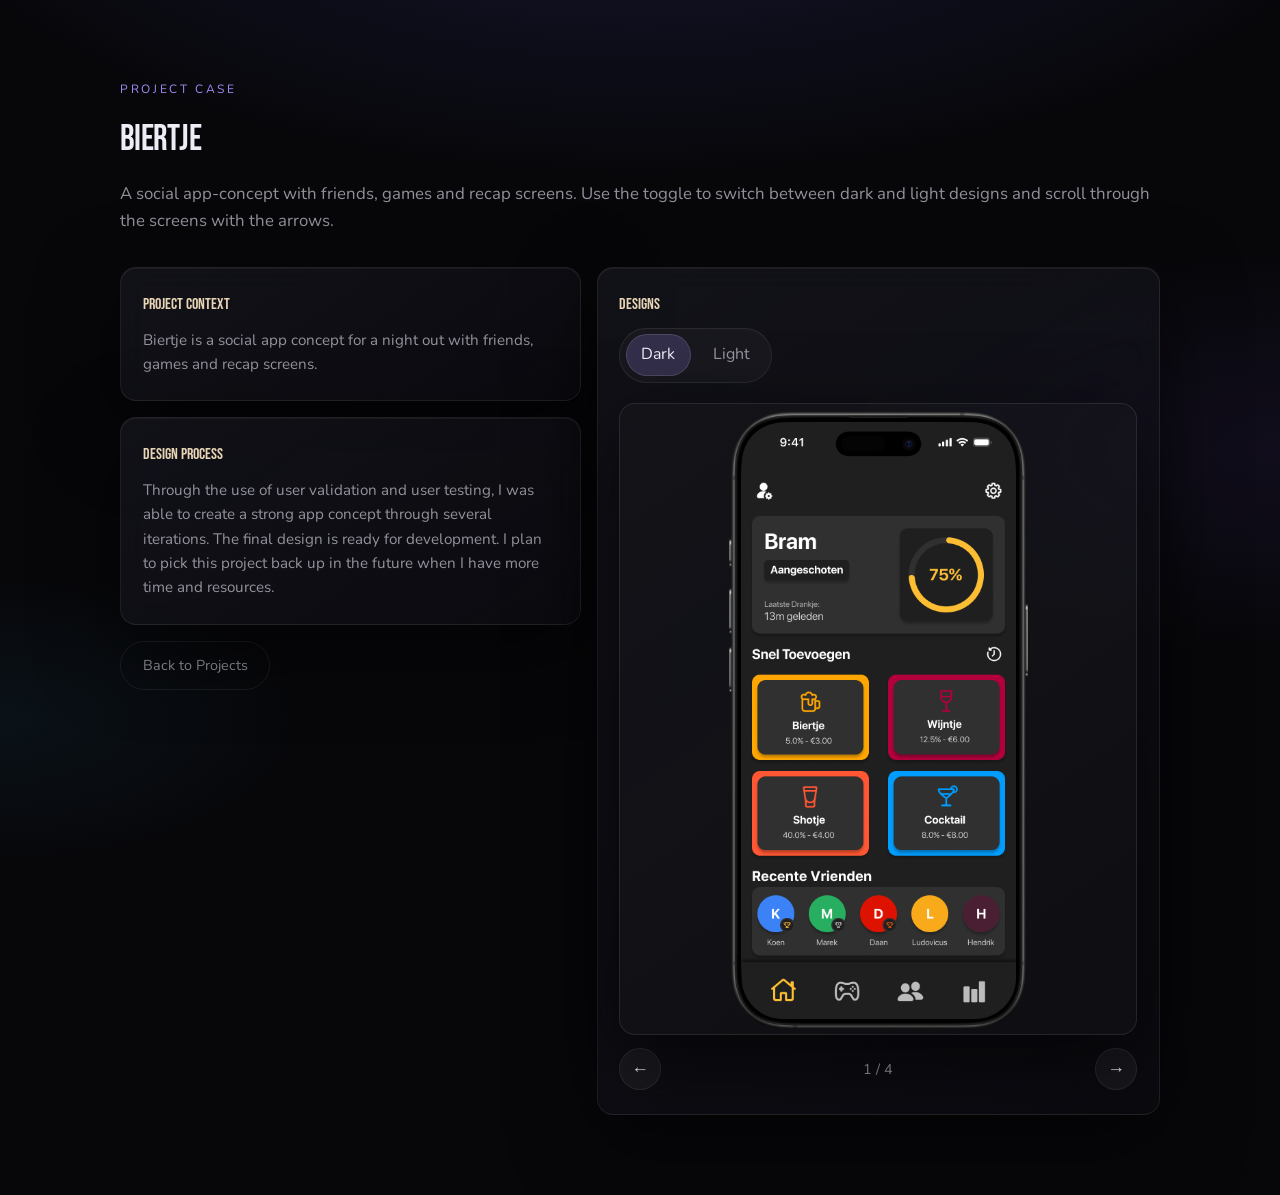
<file: project-biertje.html>
<!DOCTYPE html>
<html lang="nl">
  <head>
    <meta charset="UTF-8" />
    <meta name="viewport" content="width=device-width, initial-scale=1.0" />
    <meta
      name="description"
      content="Project detailpagina van Biertje app met dark/light design carousel."
    />
    <title>Project — Biertje App</title>
    <link rel="stylesheet" href="style.css" />
    <style>
      .project-layout {
        margin-top: 2rem;
        display: grid;
        grid-template-columns: minmax(0, 0.9fr) minmax(0, 1.1fr);
        gap: 1rem;
        align-items: start;
      }

      .project-layout__left,
      .project-layout__right {
        display: grid;
        gap: 1rem;
      }

      @media (max-width: 980px) {
        .project-layout {
          grid-template-columns: 1fr;
        }
      }

      .mode-switch {
        display: inline-flex;
        gap: 0.4rem;
        padding: 0.35rem;
        border-radius: 999px;
        border: 1px solid var(--border-subtle);
        background: rgba(255, 255, 255, 0.03);
      }

      .mode-switch__btn {
        border: 1px solid transparent;
        border-radius: 999px;
        padding: 0.45rem 0.9rem;
        background: transparent;
        color: var(--text-muted);
        font: inherit;
        cursor: pointer;
      }

      .mode-switch__btn.is-active {
        background: rgba(167, 139, 250, 0.2);
        border-color: rgba(255, 255, 255, 0.12);
        color: var(--text);
      }

      .carousel {
        margin-top: 1.25rem;
      }

      .carousel__viewer {
        position: relative;
        overflow: hidden;
        border-radius: var(--radius-md);
        border: 1px solid var(--border-subtle);
        background: rgba(255, 255, 255, 0.03);
        box-shadow: var(--shadow-soft);
      }

      .carousel__img {
        width: 100%;
        max-height: 70vh;
        object-fit: contain;
        background: rgba(0, 0, 0, 0.18);
      }

      .carousel__controls {
        display: flex;
        align-items: center;
        justify-content: space-between;
        margin-top: 0.85rem;
        gap: 0.75rem;
      }

      .carousel__arrow {
        width: 42px;
        height: 42px;
        border-radius: 50%;
        border: 1px solid var(--border-subtle);
        background: rgba(255, 255, 255, 0.05);
        color: var(--text);
        font-size: 1.1rem;
        cursor: pointer;
      }

      .carousel__meta {
        margin: 0;
        color: var(--text-muted);
        font-size: 0.9rem;
      }
    </style>
  </head>
  <body>
    <main class="section">
      <div class="section__inner">
        <p class="section__eyebrow">Project case</p>
        <h1 class="section__title">Biertje</h1>
        <p class="section__subtitle">
          A social app-concept with friends, games and recap screens. Use the toggle to switch between dark and light 
          designs and scroll through the screens with the arrows.
        </p>

        <div class="project-layout">
          <div class="project-layout__left">
            <article class="card glass-card">
              <h2 class="card__title">Project context</h2>
              <p class="card__text">
                Biertje is a social app concept for a night out with friends, games and recap screens.
              </p>
            </article>

            <article class="card glass-card">
              <h2 class="card__title">Design Process</h2>
              <p class="card__text">
                Through the use of user validation and user testing, I was able to create a strong app concept through
                several iterations. The final design is ready for development. I plan to pick this project back up 
                in the future when I have more time and resources.              
              </p>
            </article>

            <div class="hero__actions" style="justify-content: flex-start">
              <a class="btn btn--ghost" href="index.html#projects">Back to Projects</a>
            </div>
          </div>

          <div class="project-layout__right">
            <article class="card glass-card">
              <h2 class="card__title">Designs</h2>

              <div class="mode-switch" role="group" aria-label="Design mode selectie">
                <button class="mode-switch__btn is-active" type="button" data-mode-btn="dark">Dark</button>
                <button class="mode-switch__btn" type="button" data-mode-btn="light">Light</button>
              </div>

              <div class="carousel">
                <div class="carousel__viewer">
                  <img class="carousel__img" id="carousel-image" src="" alt="Biertje app scherm" />
                </div>
                <div class="carousel__controls">
                  <button class="carousel__arrow" id="carousel-prev" type="button" aria-label="Vorige scherm">
                    ←
                  </button>
                  <p class="carousel__meta" id="carousel-meta">1 / 4</p>
                  <button class="carousel__arrow" id="carousel-next" type="button" aria-label="Volgende scherm">
                    →
                  </button>
                </div>
              </div>
            </article>
          </div>
        </div>
      </div>
    </main>

    <script>
      (function () {
        var screens = {
          dark: [
            "img/Biertje Images/MVP Home Dark.png",
            "img/Biertje Images/MVP Games Dark.png",
            "img/Biertje Images/MVP Social Dark.png",
            "img/Biertje Images/MVP Statistics Dark.png"
          ],
          light: [
            "img/Biertje Images/MVP Home Light.png",
            "img/Biertje Images/MVP Games Light.png",
            "img/Biertje Images/MVP Social Light.png",
            "img/Biertje Images/MVP Statistics Light.png"
          ]
        };

        var mode = "dark";
        var index = 0;
        var imageEl = document.getElementById("carousel-image");
        var metaEl = document.getElementById("carousel-meta");
        var prevBtn = document.getElementById("carousel-prev");
        var nextBtn = document.getElementById("carousel-next");
        var modeBtns = document.querySelectorAll("[data-mode-btn]");

        function render() {
          var items = screens[mode];
          var current = items[index];
          imageEl.src = current;
          imageEl.alt = "Biertje app " + mode + " scherm " + (index + 1);
          metaEl.textContent = String(index + 1) + " / " + String(items.length);
        }

        function setMode(nextMode) {
          mode = nextMode;
          index = 0;
          modeBtns.forEach(function (btn) {
            btn.classList.toggle("is-active", btn.getAttribute("data-mode-btn") === mode);
          });
          render();
        }

        prevBtn.addEventListener("click", function () {
          var items = screens[mode];
          index = (index - 1 + items.length) % items.length;
          render();
        });

        nextBtn.addEventListener("click", function () {
          var items = screens[mode];
          index = (index + 1) % items.length;
          render();
        });

        modeBtns.forEach(function (btn) {
          btn.addEventListener("click", function () {
            setMode(btn.getAttribute("data-mode-btn"));
          });
        });

        render();
      })();
    </script>
  </body>
</html>
</file>
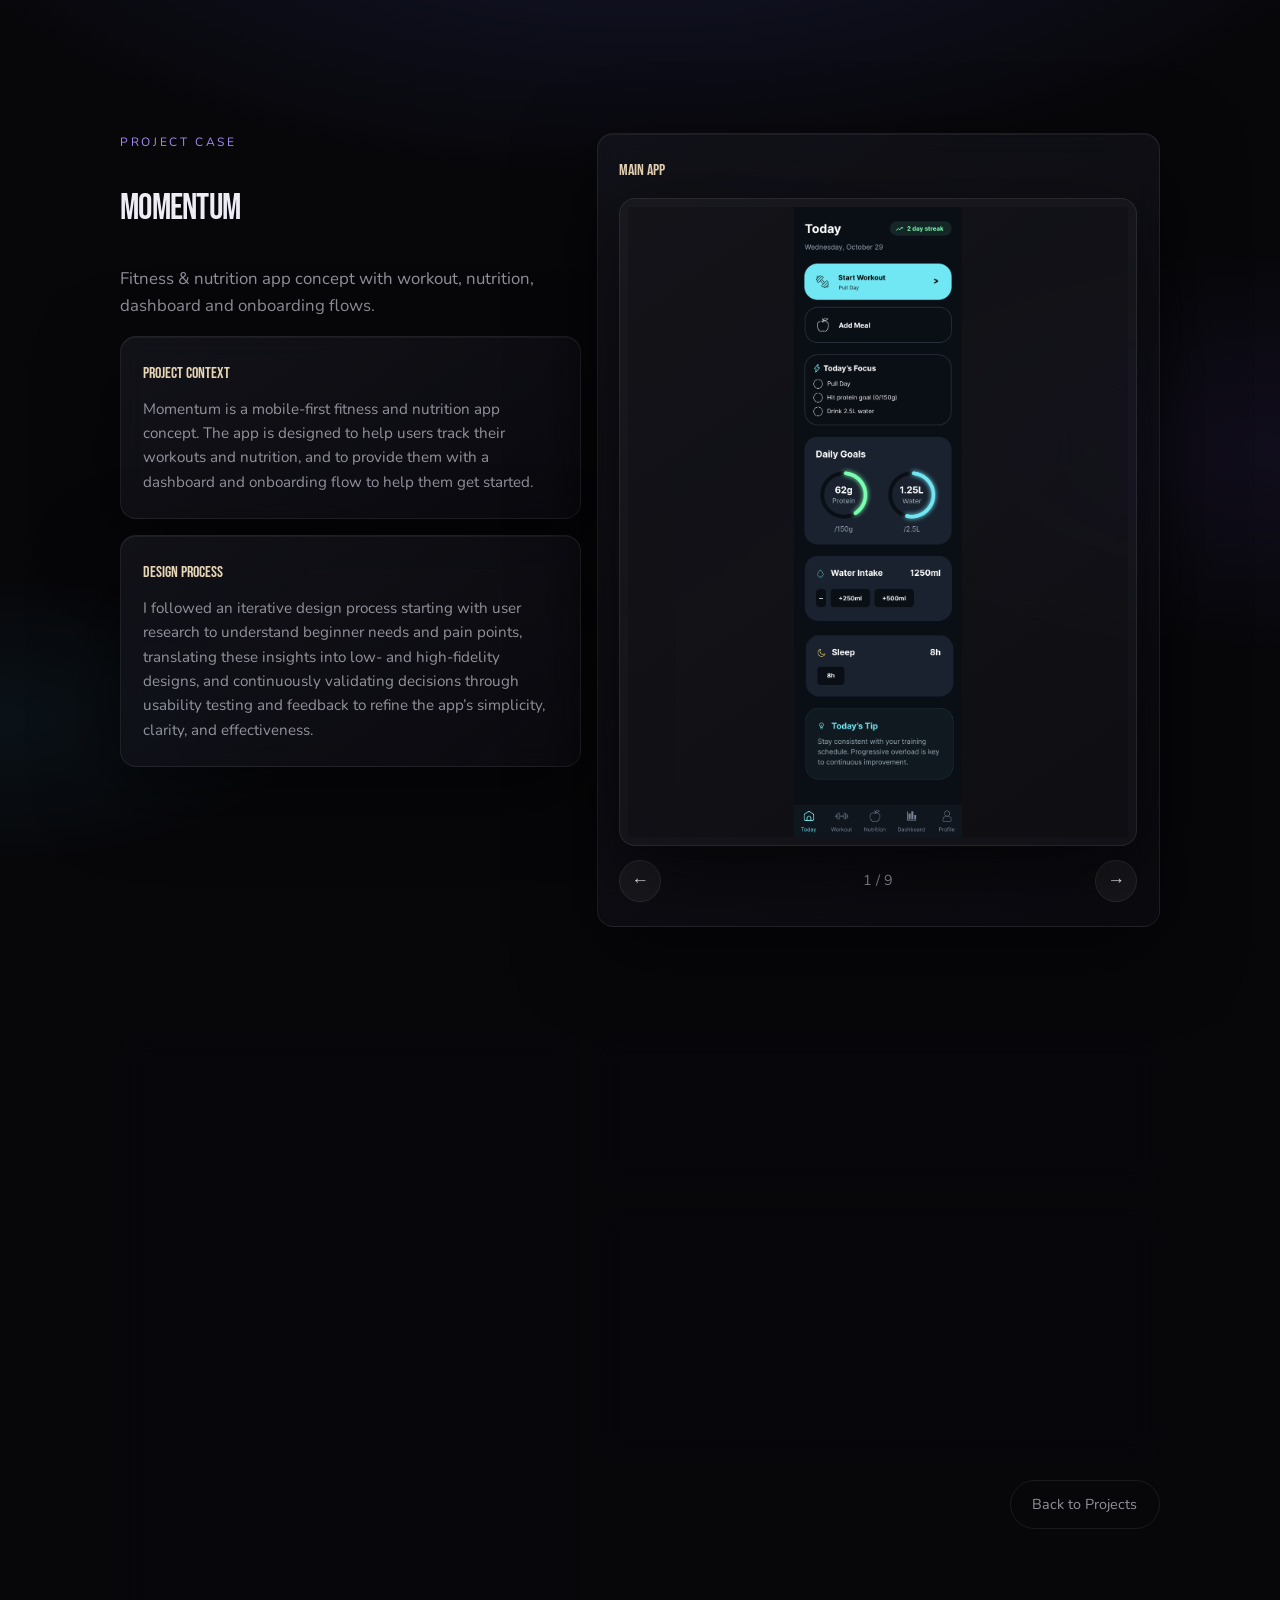
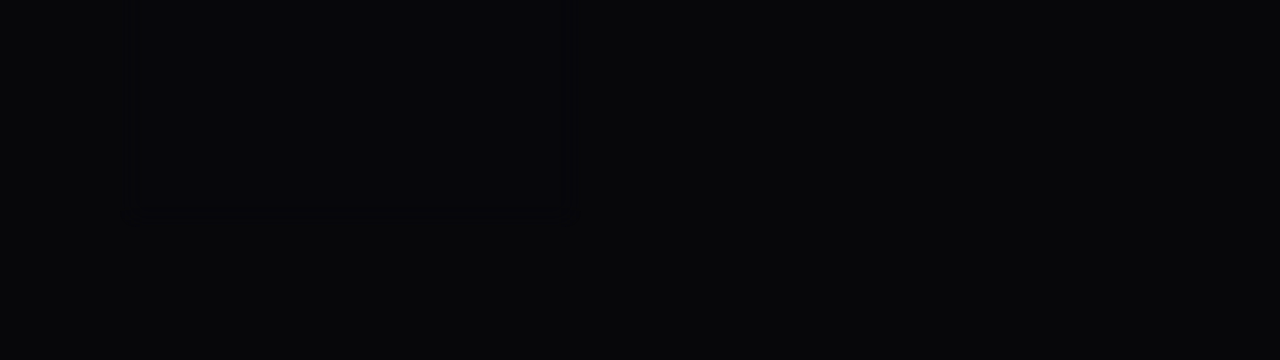
<file: project-momentum.html>
<!DOCTYPE html>
<html lang="nl">
  <head>
    <meta charset="UTF-8" />
    <meta name="viewport" content="width=device-width, initial-scale=1.0" />
    <meta
      name="description"
      content="Project detailpagina van Momentum app met twee carousels."
    />
    <title>Project — Momentum App</title>
    <link rel="stylesheet" href="style.css" />
    <style>
      .project-section {
        min-height: 100vh;
        display: grid;
        align-items: center;
        padding: 2rem 0;
      }

      .project-layout {
        display: grid;
        grid-template-columns: minmax(0, 0.9fr) minmax(0, 1.1fr);
        gap: 1rem;
        align-items: start;
      }

      .project-layout__left,
      .project-layout__right {
        display: grid;
        gap: 1rem;
        align-content: start;
      }

      .project-layout__right {
        height: 100%;
      }

      .project-layout__actions {
        margin-top: auto;
      }

      @media (max-width: 980px) {
        .project-layout {
          grid-template-columns: 1fr;
        }
      }

      .carousel {
        margin-top: 0.9rem;
      }

      .carousel__viewer {
        position: relative;
        overflow: hidden;
        border-radius: var(--radius-md);
        border: 1px solid var(--border-subtle);
        background: rgba(255, 255, 255, 0.03);
        box-shadow: var(--shadow-soft);
        display: grid;
        place-items: center;
        padding: 0.5rem;
      }

      .carousel__img {
        width: 100%;
        max-height: 70vh;
        object-fit: contain;
        background: rgba(0, 0, 0, 0.18);
      }

      .carousel__controls {
        display: flex;
        align-items: center;
        justify-content: space-between;
        margin-top: 0.85rem;
        gap: 0.75rem;
      }

      .carousel__arrow {
        width: 42px;
        height: 42px;
        border-radius: 50%;
        border: 1px solid var(--border-subtle);
        background: rgba(255, 255, 255, 0.05);
        color: var(--text);
        font-size: 1.1rem;
        cursor: pointer;
      }

      .carousel__meta {
        margin: 0;
        color: var(--text-muted);
        font-size: 0.9rem;
      }
    </style>
  </head>
  <body>
    <main class="section">
      <div class="section__inner">
        <section class="project-section" aria-label="Momentum sectie 1">
          <div class="project-layout">
            <div class="project-layout__left">
              <p class="section__eyebrow">Project case</p>
              <h1 class="section__title">Momentum</h1>
              <p class="section__subtitle">
                Fitness & nutrition app concept with workout, nutrition, dashboard and onboarding flows.
              </p>

              <article class="card glass-card">
                <h2 class="card__title">Project context</h2>
                <p class="card__text">
                  Momentum is a mobile-first fitness and nutrition app concept. The app is designed to help users 
                  track their workouts and nutrition, and to provide them with a dashboard and onboarding 
                  flow to help them get started.                
                </p>
              </article>

              <article class="card glass-card">
                <h2 class="card__title">Design Process</h2>
                <p class="card__text">
                  I followed an iterative design process starting with user research to understand beginner 
                  needs and pain points, translating these insights into low- and high-fidelity designs, 
                  and continuously validating decisions through usability testing and feedback to refine the app’s 
                  simplicity, clarity, and effectiveness.
                </p>
              </article>
            </div>

            <div class="project-layout__right">
              <article class="card glass-card">
                <h2 class="card__title">Main App</h2>
                <div class="carousel" data-carousel="main">
                  <div class="carousel__viewer">
                    <img class="carousel__img" id="main-image" src="" alt="Momentum app scherm" />
                  </div>
                  <div class="carousel__controls">
                    <button class="carousel__arrow" id="main-prev" type="button" aria-label="Vorige scherm">
                      ←
                    </button>
                    <p class="carousel__meta" id="main-meta">1 / 9</p>
                    <button class="carousel__arrow" id="main-next" type="button" aria-label="Volgende scherm">
                      →
                    </button>
                  </div>
                </div>
              </article>
            </div>
          </div>
        </section>

        <section class="project-section" aria-label="Momentum sectie 2">
          <div class="project-layout">
            <div class="project-layout__left">
              <article class="card glass-card">
                <h2 class="card__title">Onboarding</h2>
                <div class="carousel" data-carousel="onboarding">
                  <div class="carousel__viewer">
                    <img class="carousel__img" id="onboarding-image" src="" alt="Momentum onboarding scherm" />
                  </div>
                  <div class="carousel__controls">
                    <button class="carousel__arrow" id="onboarding-prev" type="button" aria-label="Vorig onboarding scherm">
                      ←
                    </button>
                    <p class="carousel__meta" id="onboarding-meta">1 / 5</p>
                    <button class="carousel__arrow" id="onboarding-next" type="button" aria-label="Volgend onboarding scherm">
                      →
                    </button>
                  </div>
                </div>
              </article>
            </div>

            <div class="project-layout__right">
              <article class="card glass-card">
                <h2 class="card__title">Onboarding context</h2>
                <p class="card__text">
                  The onboarding flow translates user data directly into a personalized plan. By building the process 
                  into clear steps, the input remains easy and the start of the app feels immediately relevant.
                </p>
              </article>

              <article class="card glass-card">
                <h2 class="card__title">Design Process</h2>
                <p class="card__text">
                  The onboarding process is designed to quickly personalize the experience by guiding users through 
                  a few simple steps where they define their goals, preferences, and training habits. 
                  The inputs in this flow are directly based on key pain points and insights from user research, 
                  such as lack of structure, uncertainty about where to start, and difficulty staying consistent. 
                  By addressing these issues upfront, the app is able to generate a tailored plan that lowers the 
                  barrier to entry and provides immediate clarity and direction.
                </p>
              </article>

              <div class="hero__actions project-layout__actions" style="justify-content: flex-end">
                <a class="btn btn--ghost" href="index.html#projects">Back to Projects</a>
              </div>
            </div>
          </div>
        </section>
      </div>
    </main>

    <script>
      (function () {
        var mainScreens = [
          "img/Momentum Images/Momentum Today.png",
          "img/Momentum Images/Momentum Workout.png",
          "img/Momentum Images/Momentum Workout Active.png",
          "img/Momentum Images/Momentum Workout Active Add Set.png",
          "img/Momentum Images/Momentum Nutrition.png",
          "img/Momentum Images/Momentum Nutrition Scan.png",
          "img/Momentum Images/Momentum Nutrition Search.png",
          "img/Momentum Images/Momentum Dashboard.png",        
          "img/Momentum Images/Momentum Profile.png",        
        ];

        var onboardingScreens = [
          "img/Momentum Images/Momentum Onboarding 1.1 v2.png",
          "img/Momentum Images/Momentum Onboarding 1.2 v2.png",
          "img/Momentum Images/Momentum Onboarding 2 v2.png",
          "img/Momentum Images/Momentum Onboarding 3 v2.png",
          "img/Momentum Images/Momentum Onboarding 4 v2.png"
        ];

        function initCarousel(config) {
          var index = 0;
          var items = config.items;
          var imageEl = document.getElementById(config.imageId);
          var metaEl = document.getElementById(config.metaId);
          var prevBtn = document.getElementById(config.prevId);
          var nextBtn = document.getElementById(config.nextId);

          function render() {
            imageEl.src = items[index];
            imageEl.alt = config.altPrefix + " " + (index + 1);
            metaEl.textContent = String(index + 1) + " / " + String(items.length);
          }

          prevBtn.addEventListener("click", function () {
            index = (index - 1 + items.length) % items.length;
            render();
          });

          nextBtn.addEventListener("click", function () {
            index = (index + 1) % items.length;
            render();
          });

          render();
        }

        initCarousel({
          items: mainScreens,
          imageId: "main-image",
          metaId: "main-meta",
          prevId: "main-prev",
          nextId: "main-next",
          altPrefix: "Momentum app scherm"
        });

        initCarousel({
          items: onboardingScreens,
          imageId: "onboarding-image",
          metaId: "onboarding-meta",
          prevId: "onboarding-prev",
          nextId: "onboarding-next",
          altPrefix: "Momentum onboarding scherm"
        });
      })();
    </script>
  </body>
</html>
</file>
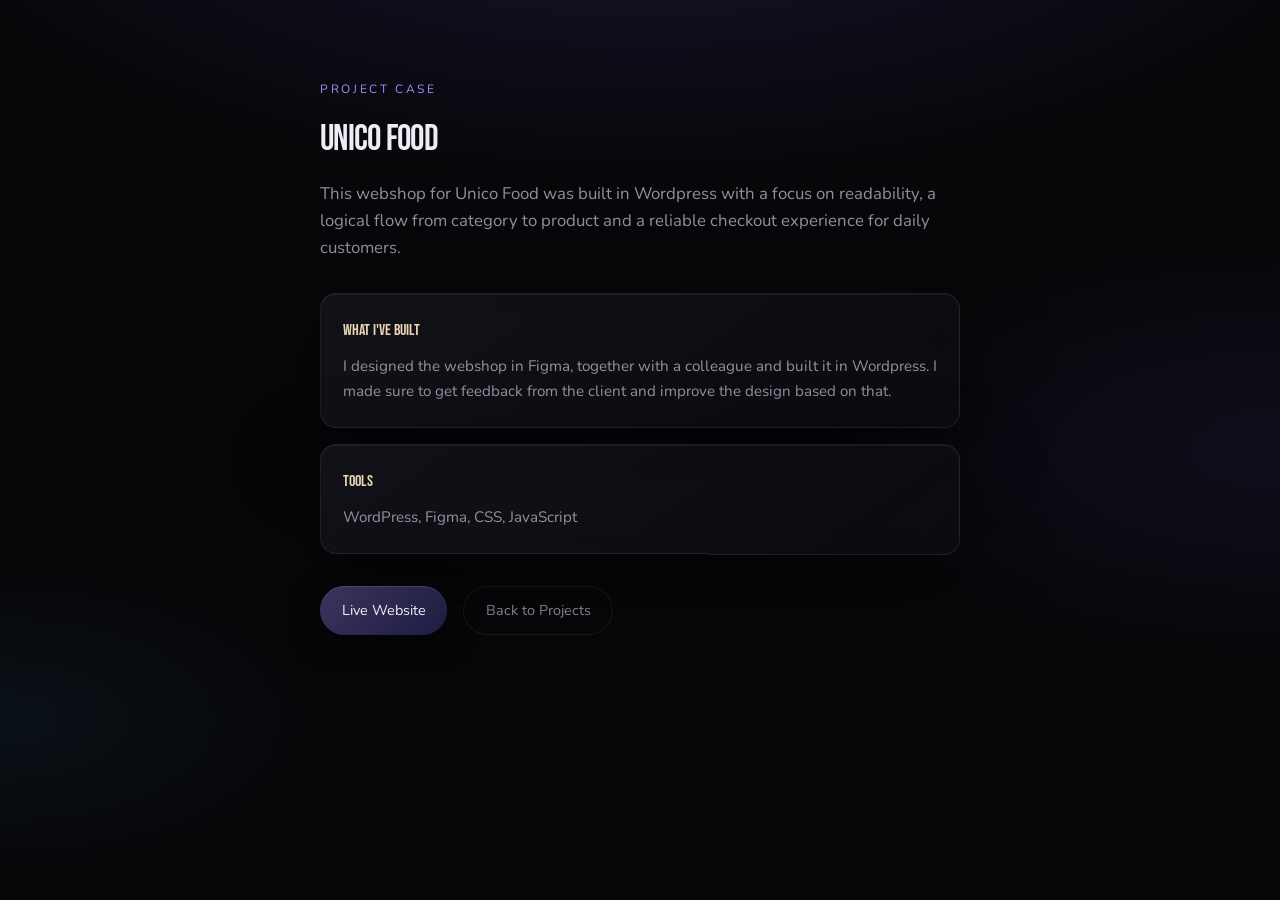
<file: project-unico.html>
<!DOCTYPE html>
<html lang="nl">
  <head>
    <meta charset="UTF-8" />
    <meta name="viewport" content="width=device-width, initial-scale=1.0" />
    <meta
      name="description"
      content="Project detailpagina van Unico Food door Aleksander Zdrojewski."
    />
    <title>Project — Unico Food</title>
    <link rel="stylesheet" href="style.css" />
  </head>
  <body>
    <main class="section">
      <div class="section__inner section__inner--narrow">
        <p class="section__eyebrow">Project case</p>
        <h1 class="section__title">Unico Food</h1>
        <p class="section__subtitle">
          This webshop for Unico Food was built in Wordpress with a focus on readability, 
          a logical flow from category to product and a reliable checkout experience for daily customers.
        </p>

        <article class="card glass-card" style="margin-top: 2rem">
          <h2 class="card__title">What i've built</h2>
          <p class="card__text">
            I designed the webshop in Figma, together with a colleague and built it in Wordpress. I made sure to
            get feedback from the client and improve the design based on that.
          </p>
        </article>

        <article class="card glass-card" style="margin-top: 1rem">
          <h2 class="card__title">Tools</h2>
          <p class="card__text">WordPress, Figma, CSS, JavaScript</p>
        </article>

        <div class="hero__actions" style="justify-content: flex-start; margin-top: 2rem">
          <a class="btn btn--primary glass-btn" href="https://unico-food.nl/" target="_blank" rel="noopener noreferrer">
            Live Website
          </a>
          <a class="btn btn--ghost" href="index.html#projects">Back to Projects</a>
        </div>
      </div>
    </main>
  </body>
</html>
</file>
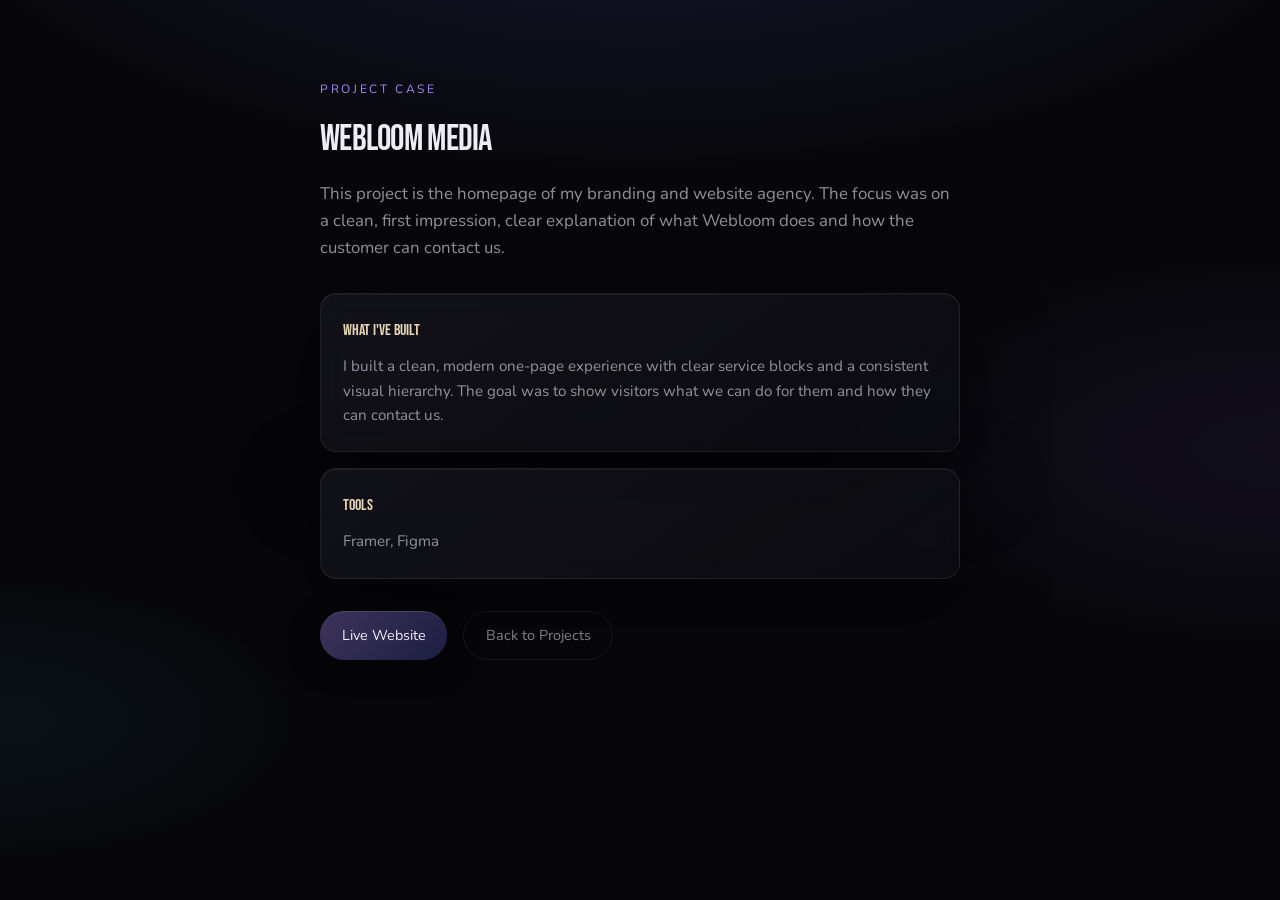
<file: project-webloom.html>
<!DOCTYPE html>
<html lang="nl">
  <head>
    <meta charset="UTF-8" />
    <meta name="viewport" content="width=device-width, initial-scale=1.0" />
    <meta
      name="description"
      content="Project detailpagina van Webloom Media door Aleksander Zdrojewski."
    />
    <title>Project — Webloom Media</title>
    <link rel="stylesheet" href="style.css" />
  </head>
  <body>
    <main class="section">
      <div class="section__inner section__inner--narrow">
        <p class="section__eyebrow">Project case</p>
        <h1 class="section__title">Webloom Media</h1>
        <p class="section__subtitle">
          This project is the homepage of my branding and website agency. The focus was on a clean,
          first impression, clear explanation of what Webloom does and how the customer can contact us.
        </p>

        <article class="card glass-card" style="margin-top: 2rem">
          <h2 class="card__title">What i've built</h2>
          <p class="card__text">
            I built a clean, modern one-page experience with clear service blocks and a consistent visual hierarchy. 
            The goal was to show visitors what we can do for them and how they can contact us.
          </p>
        </article>

        <article class="card glass-card" style="margin-top: 1rem">
          <h2 class="card__title">Tools</h2>
          <p class="card__text">Framer, Figma</p>
        </article>

        <div class="hero__actions" style="justify-content: flex-start; margin-top: 2rem">
          <a class="btn btn--primary glass-btn" href="https://webloommedia.nl/" target="_blank" rel="noopener noreferrer">
            Live Website
          </a>
          <a class="btn btn--ghost" href="index.html#projects">Back to Projects</a>
        </div>
      </div>
    </main>
  </body>
</html>
</file>
<file: style.css>
@import url("https://fonts.googleapis.com/css2?family=Bebas+Neue&family=Nunito:wght@400&display=swap");

/* =============================================================================
   Portfolio — dark luxury, selective glass
   ============================================================================= */

:root {
  --bg-deep: #07070a;
  --bg-elevated: #0e0e12;
  --surface: rgba(18, 18, 24, 0.65);
  --border-subtle: rgba(255, 255, 255, 0.08);
  --border-glow: rgba(200, 182, 255, 0.22);
  --text: rgba(248, 246, 255, 0.96);
  --text-muted: rgba(200, 198, 210, 0.72);
  --accent: #c4b5fd;
  --accent-strong: #a78bfa;
  --accent-dim: rgba(167, 139, 250, 0.35);
  --gold: #e8d5b5;
  --shadow-soft: 0 24px 80px rgba(0, 0, 0, 0.55);
  --shadow-glow: 0 0 60px rgba(139, 92, 246, 0.12);
  --radius-sm: 10px;
  --radius-md: 16px;
  --radius-lg: 24px;
  --font-sans: "Nunito", system-ui, -apple-system, "Segoe UI", Roboto, "Helvetica Neue", Arial, sans-serif;
  --font-display: "Bebas Neue", "Arial Narrow", Arial, sans-serif;
  --header-h: 72px;
  --ease-out: cubic-bezier(0.22, 1, 0.36, 1);
  --ease-spring: cubic-bezier(0.34, 1.56, 0.64, 1);
}

*,
*::before,
*::after {
  box-sizing: border-box;
}

html {
  scroll-behavior: smooth;
  scroll-padding-top: calc(var(--header-h) + 16px);
}

@media (prefers-reduced-motion: reduce) {
  html {
    scroll-behavior: auto;
  }
}

body {
  margin: 0;
  min-height: 100vh;
  font-family: var(--font-sans);
  font-weight: 400;
  font-size: 1rem;
  line-height: 1.6;
  color: var(--text);
  background: var(--bg-deep);
  background-image:
    radial-gradient(ellipse 120% 80% at 50% -20%, rgba(99, 102, 241, 0.18), transparent 50%),
    radial-gradient(ellipse 80% 50% at 100% 50%, rgba(139, 92, 246, 0.08), transparent 45%),
    radial-gradient(ellipse 60% 40% at 0% 80%, rgba(56, 189, 248, 0.06), transparent 40%);
  background-attachment: fixed;
  -webkit-font-smoothing: antialiased;
}

img {
  max-width: 100%;
  height: auto;
  display: block;
}

a {
  color: inherit;
  text-decoration-thickness: 1px;
  text-underline-offset: 0.2em;
}

a:hover {
  color: var(--accent);
}

:focus-visible {
  outline: 2px solid var(--accent-strong);
  outline-offset: 3px;
}

.skip-link {
  position: absolute;
  left: -9999px;
  top: 0.75rem;
  z-index: 1000;
  padding: 0.5rem 1rem;
  background: var(--bg-elevated);
  border-radius: var(--radius-sm);
}

.skip-link:focus {
  left: 0.75rem;
}

/* -----------------------------------------------------------------------------
   Glass utilities (selective use)
   ----------------------------------------------------------------------------- */

.glass-nav {
  background: linear-gradient(
    135deg,
    rgba(255, 255, 255, 0.06) 0%,
    rgba(255, 255, 255, 0.02) 100%
  );
  backdrop-filter: blur(18px) saturate(160%);
  -webkit-backdrop-filter: blur(18px) saturate(160%);
  border: 1px solid var(--border-subtle);
  box-shadow:
    0 4px 24px rgba(0, 0, 0, 0.35),
    inset 0 1px 0 rgba(255, 255, 255, 0.06);
}

.glass-card {
  background: linear-gradient(
    145deg,
    rgba(22, 22, 30, 0.72) 0%,
    rgba(14, 14, 20, 0.55) 100%
  );
  backdrop-filter: blur(14px) saturate(150%);
  -webkit-backdrop-filter: blur(14px) saturate(150%);
  border: 1px solid var(--border-subtle);
  border-radius: var(--radius-md);
  box-shadow:
    var(--shadow-soft),
    inset 0 1px 0 rgba(255, 255, 255, 0.05);
  transition:
    transform 0.45s var(--ease-out),
    border-color 0.35s ease,
    box-shadow 0.45s var(--ease-out);
}

.glass-card:hover {
  border-color: rgba(255, 255, 255, 0.12);
  box-shadow:
    var(--shadow-soft),
    0 0 0 1px rgba(167, 139, 250, 0.12),
    var(--shadow-glow);
  transform: translateY(-4px);
}

.glass-btn {
  position: relative;
  overflow: hidden;
  background: linear-gradient(
    135deg,
    rgba(255, 255, 255, 0.1) 0%,
    rgba(255, 255, 255, 0.03) 100%
  );
  backdrop-filter: blur(12px);
  -webkit-backdrop-filter: blur(12px);
  border: 1px solid rgba(255, 255, 255, 0.14);
  box-shadow:
    inset 0 1px 0 rgba(255, 255, 255, 0.12),
    0 8px 32px rgba(0, 0, 0, 0.35);
  transition:
    transform 0.35s var(--ease-spring),
    border-color 0.3s ease,
    box-shadow 0.35s ease;
}

.glass-btn::after {
  content: "";
  position: absolute;
  inset: 0;
  background: linear-gradient(
    120deg,
    transparent 40%,
    rgba(255, 255, 255, 0.12) 50%,
    transparent 60%
  );
  transform: translateX(-100%);
  transition: transform 0.6s var(--ease-out);
}

.glass-btn:hover::after {
  transform: translateX(100%);
}

.glass-btn:hover {
  border-color: rgba(200, 182, 255, 0.35);
  box-shadow:
    inset 0 1px 0 rgba(255, 255, 255, 0.15),
    0 12px 40px rgba(99, 102, 241, 0.15);
}

.glass-pill {
  background: rgba(16, 16, 22, 0.5);
  backdrop-filter: blur(10px);
  -webkit-backdrop-filter: blur(10px);
  border: 1px solid var(--border-subtle);
  border-radius: 999px;
  transition: border-color 0.3s ease, box-shadow 0.35s ease;
}

.glass-pill:hover {
  border-color: rgba(167, 139, 250, 0.25);
  box-shadow: 0 0 24px rgba(139, 92, 246, 0.08);
}

/* -----------------------------------------------------------------------------
   Header & nav
   ----------------------------------------------------------------------------- */

.site-header {
  position: fixed;
  top: 0;
  left: 0;
  right: 0;
  z-index: 100;
  padding: 1rem 1.25rem;
  pointer-events: none;
}

.site-header__inner {
  max-width: 1120px;
  margin: 0 auto;
  display: flex;
  align-items: center;
  justify-content: space-between;
  gap: 1rem;
  padding: 0.65rem 1.1rem;
  border-radius: 999px;
  pointer-events: auto;
}

.logo {
  font-family: var(--font-display);
  font-weight: 400;
  font-size: 1.45rem;
  letter-spacing: 0.06em;
  text-decoration: none;
  color: var(--text);
  background: linear-gradient(135deg, var(--text) 0%, var(--accent) 100%);
  -webkit-background-clip: text;
  background-clip: text;
  color: transparent;
}

.logo--footer {
  display: inline-flex;
  align-items: center;
  justify-content: center;
  width: 2.25rem;
  height: 2.25rem;
  border-radius: var(--radius-sm);
  border: 1px solid var(--border-subtle);
  background: rgba(255, 255, 255, 0.04);
  -webkit-background-clip: border-box;
  background-clip: border-box;
  color: var(--text);
  font-size: 0.85rem;
}

.site-nav__list {
  display: flex;
  flex-wrap: wrap;
  gap: 0.35rem 1.5rem;
  list-style: none;
  margin: 0;
  padding: 0;
}

.site-nav a {
  text-decoration: none;
  font-size: 0.9rem;
  font-weight: 400;
  color: var(--text-muted);
  padding: 0.35rem 0;
  position: relative;
  transition: color 0.25s ease;
}

.site-nav a::after {
  content: "";
  position: absolute;
  left: 0;
  bottom: 0;
  width: 100%;
  height: 1px;
  background: linear-gradient(90deg, var(--accent-strong), transparent);
  transform: scaleX(0);
  transform-origin: left;
  transition: transform 0.35s var(--ease-out);
}

.site-nav a:hover {
  color: var(--text);
}

.site-nav a:hover::after {
  transform: scaleX(1);
}

.nav-toggle {
  display: none;
  flex-direction: column;
  justify-content: center;
  gap: 6px;
  width: 44px;
  height: 44px;
  padding: 0;
  border: 1px solid var(--border-subtle);
  border-radius: var(--radius-sm);
  background: rgba(255, 255, 255, 0.04);
  cursor: pointer;
  transition: background 0.25s ease, border-color 0.25s ease;
}

.nav-toggle:hover {
  background: rgba(255, 255, 255, 0.08);
  border-color: rgba(255, 255, 255, 0.15);
}

.nav-toggle__bar {
  display: block;
  width: 18px;
  height: 2px;
  margin: 0 auto;
  background: var(--text);
  border-radius: 1px;
  transition: transform 0.35s var(--ease-out), opacity 0.25s ease;
}

.site-header.is-open .nav-toggle__bar:first-child {
  transform: translateY(4px) rotate(45deg);
}

.site-header.is-open .nav-toggle__bar:last-child {
  transform: translateY(-4px) rotate(-45deg);
}

.nav-backdrop {
  position: fixed;
  inset: 0;
  z-index: 90;
  background: rgba(4, 4, 8, 0.65);
  backdrop-filter: blur(6px);
  -webkit-backdrop-filter: blur(6px);
}

.nav-backdrop[hidden] {
  display: none;
}

@media (max-width: 768px) {
  .nav-toggle {
    display: flex;
  }

  .site-nav {
    position: fixed;
    top: 88px;
    left: 1.25rem;
    right: 1.25rem;
    padding: 1.25rem;
    border-radius: var(--radius-md);
    background: linear-gradient(
      160deg,
      rgba(22, 22, 30, 0.95) 0%,
      rgba(12, 12, 18, 0.92) 100%
    );
    backdrop-filter: blur(20px) saturate(160%);
    -webkit-backdrop-filter: blur(20px) saturate(160%);
    border: 1px solid var(--border-subtle);
    box-shadow: var(--shadow-soft), var(--shadow-glow);
    opacity: 0;
    visibility: hidden;
    transform: translateY(-12px) scale(0.98);
    transition:
      opacity 0.35s var(--ease-out),
      visibility 0.35s,
      transform 0.45s var(--ease-out);
    pointer-events: none;
    z-index: 95;
  }

  .site-header.is-open .site-nav {
    opacity: 1;
    visibility: visible;
    transform: translateY(0) scale(1);
    pointer-events: auto;
  }

  .site-nav__list {
    flex-direction: column;
    gap: 0.25rem;
  }

  .site-nav a {
    display: block;
    padding: 0.65rem 0.5rem;
    border-radius: var(--radius-sm);
  }

  .site-nav a:hover {
    background: rgba(255, 255, 255, 0.04);
  }

  .site-nav a::after {
    display: none;
  }
}

/* -----------------------------------------------------------------------------
   Hero
   ----------------------------------------------------------------------------- */

.hero {
  position: relative;
  min-height: min(92vh, 900px);
  display: flex;
  flex-direction: column;
  align-items: center;
  justify-content: center;
  gap: clamp(2rem, 5vh, 3rem);
  padding: calc(var(--header-h) + 2.5rem) clamp(1.25rem, 5vw, 2.5rem) clamp(3rem, 8vh, 5rem);
  overflow: hidden;
  text-align: center;
}

.hero__bg {
  position: absolute;
  inset: -20%;
  background:
    radial-gradient(circle at 50% 28%, rgba(167, 139, 250, 0.16), transparent 45%),
    radial-gradient(circle at 50% 70%, rgba(56, 189, 248, 0.07), transparent 42%);
  pointer-events: none;
  z-index: 0;
}

.hero__content {
  position: relative;
  z-index: 1;
  width: 100%;
  max-width: 42rem;
  margin-inline: auto;
}

.hero__eyebrow {
  font-size: 0.8rem;
  font-weight: 600;
  letter-spacing: 0.2em;
  text-transform: uppercase;
  color: var(--accent);
  margin: 0 0 1rem;
}

.hero__title {
  font-family: var(--font-display);
  font-weight: 400;
  font-size: clamp(2.25rem, 5vw, 3.5rem);
  line-height: 1.12;
  letter-spacing: -0.02em;
  margin: 0 0 1.25rem;
  text-wrap: balance;
}

.hero__accent {
  background: linear-gradient(120deg, var(--gold) 0%, var(--accent-strong) 45%, #38bdf8 100%);
  -webkit-background-clip: text;
  background-clip: text;
  color: transparent;
}

.hero__lead {
  font-size: 1.1rem;
  color: var(--text-muted);
  max-width: 38ch;
  margin: 0 auto 1.75rem;
}

.hero__actions {
  display: flex;
  flex-wrap: wrap;
  gap: 0.75rem 1rem;
  justify-content: center;
}

.hero__meta {
  position: relative;
  z-index: 1;
  margin: 0;
  display: inline-flex;
  align-items: center;
  justify-content: center;
  gap: 0.65rem;
  font-size: 0.85rem;
  color: var(--text-muted);
}

.hero__dot {
  width: 8px;
  height: 8px;
  border-radius: 50%;
  background: radial-gradient(circle, #4ade80 0%, #16a34a 100%);
  box-shadow: 0 0 12px rgba(74, 222, 128, 0.6);
  animation: pulse-dot 2.5s var(--ease-out) infinite;
}

@keyframes pulse-dot {
  0%,
  100% {
    opacity: 1;
    transform: scale(1);
  }
  50% {
    opacity: 0.85;
    transform: scale(1.08);
  }
}

@media (prefers-reduced-motion: reduce) {
  .hero__dot {
    animation: none;
  }
}

/* -----------------------------------------------------------------------------
   Buttons
   ----------------------------------------------------------------------------- */

.btn {
  display: inline-flex;
  align-items: center;
  justify-content: center;
  padding: 0.75rem 1.35rem;
  font-family: inherit;
  font-size: 0.9rem;
  font-weight: 400;
  text-decoration: none;
  border-radius: 999px;
  cursor: pointer;
  border: none;
  color: var(--text);
}

.btn--primary {
  background: linear-gradient(135deg, rgba(167, 139, 250, 0.35) 0%, rgba(99, 102, 241, 0.25) 100%);
  color: var(--text);
}

.btn--primary:hover {
  color: var(--text);
}

.btn--ghost {
  background: transparent;
  border: 1px solid var(--border-subtle);
  color: var(--text-muted);
  transition:
    color 0.25s ease,
    border-color 0.25s ease,
    background 0.25s ease;
}

.btn--ghost:hover {
  color: var(--text);
  border-color: rgba(255, 255, 255, 0.2);
  background: rgba(255, 255, 255, 0.04);
}

/* -----------------------------------------------------------------------------
   Sections
   ----------------------------------------------------------------------------- */

.section {
  padding: 5rem 1.5rem;
}

.section__inner {
  max-width: 1040px;
  margin: 0 auto;
}

.section__inner--narrow {
  max-width: 640px;
}

.section__head {
  margin-bottom: 3rem;
  max-width: 560px;
}

.section__eyebrow {
  font-size: 0.75rem;
  font-weight: 400;
  letter-spacing: 0.22em;
  text-transform: uppercase;
  color: var(--accent-strong);
  margin: 0 0 0.75rem;
}

.section__title {
  font-family: var(--font-display);
  font-size: clamp(1.75rem, 3vw, 2.25rem);
  font-weight: 400;
  letter-spacing: -0.02em;
  margin: 0 0 0.75rem;
}

.section__subtitle {
  margin: 0;
  color: var(--text-muted);
  font-size: 1.05rem;
}

/* About */
.about__grid {
  display: grid;
  gap: 1.25rem;
  grid-template-columns: repeat(3, 1fr);
}

@media (max-width: 900px) {
  .about__grid {
    grid-template-columns: 1fr;
  }
}

.card {
  padding: 1.5rem 1.35rem;
}

.card__title {
  font-family: var(--font-display);
  font-size: 1rem;
  font-weight: 400;
  margin: 0 0 0.65rem;
  color: var(--gold);
}

.card__text {
  margin: 0;
  font-size: 0.95rem;
  color: var(--text-muted);
}

/* Projects */
.projects__list {
  list-style: none;
  margin: 0;
  padding: 0;
  display: flex;
  flex-direction: column;
  gap: 1.5rem;
}

.project-card {
  display: grid;
  grid-template-columns: minmax(0, 200px) 1fr;
  gap: 0;
  overflow: hidden;
  padding: 0;
  text-decoration: none;
  color: inherit;
  cursor: pointer;
}

@media (max-width: 700px) {
  .project-card {
    grid-template-columns: 1fr;
  }
}

.project-card__media {
  min-height: 140px;
  position: relative;
  overflow: hidden;
}

.project-card__gradient {
  position: absolute;
  inset: 0;
  display: block;
}

.project-card__image {
  width: 100%;
  height: 100%;
  min-height: 140px;
  object-fit: cover;
}

.project-card__gradient--a {
  background: linear-gradient(145deg, #6366f1 0%, #1e1b4b 100%);
}

.project-card__gradient--b {
  background: linear-gradient(145deg, #0ea5e9 0%, #1e3a5f 100%);
}

.project-card__gradient--c {
  background: linear-gradient(145deg, #a78bfa 0%, #3b0764 100%);
}

.project-card__body {
  padding: 1.5rem 1.5rem 1.5rem 1.75rem;
}

@media (max-width: 700px) {
  .project-card__body {
    padding: 1.25rem;
  }
}

.project-card__title {
  font-family: var(--font-display);
  font-size: 1.2rem;
  font-weight: 400;
  margin: 0 0 0.5rem;
}

.project-card__desc {
  margin: 0 0 1rem;
  font-size: 0.95rem;
  color: var(--text-muted);
}

.project-card__tags {
  display: flex;
  flex-wrap: wrap;
  gap: 0.4rem;
  list-style: none;
  margin: 0 0 1rem;
  padding: 0;
}

.project-card__tags li {
  font-size: 0.72rem;
  font-weight: 600;
  letter-spacing: 0.06em;
  text-transform: uppercase;
  padding: 0.3rem 0.55rem;
  border-radius: 6px;
  background: rgba(255, 255, 255, 0.06);
  border: 1px solid var(--border-subtle);
  color: var(--text-muted);
}

.project-card__link {
  font-size: 0.9rem;
  font-weight: 400;
  text-decoration: none;
  color: var(--accent);
  display: inline-flex;
  align-items: center;
  gap: 0.35rem;
  transition: gap 0.3s var(--ease-out), color 0.25s ease;
}

.project-card__link::after {
  content: "→";
  transition: transform 0.3s var(--ease-out);
}

.project-card__link:hover {
  color: var(--gold);
}

.project-card__link:hover::after {
  transform: translateX(4px);
}

/* Skills */
.skills__grid {
  list-style: none;
  margin: 0;
  padding: 0;
  display: grid;
  gap: 0.85rem;
  grid-template-columns: repeat(2, 1fr);
}

@media (max-width: 640px) {
  .skills__grid {
    grid-template-columns: 1fr;
  }
}

.skill-pill {
  display: grid;
  gap: 0.65rem;
  padding: 1rem 1.15rem;
}

.skill-pill__name {
  font-size: 0.9rem;
  font-weight: 400;
}

.skill-pill__meter {
  display: block;
  height: 4px;
  border-radius: 999px;
  background: rgba(255, 255, 255, 0.08);
  overflow: hidden;
}

.skill-pill__fill {
  display: block;
  height: 100%;
  width: var(--level, 80%);
  border-radius: inherit;
  background: linear-gradient(90deg, var(--accent-dim), var(--accent-strong));
  box-shadow: 0 0 16px rgba(167, 139, 250, 0.35);
  transform-origin: left;
  transform: scaleX(0.2);
  transition: transform 1s var(--ease-out);
}

.skill-pill.is-visible .skill-pill__fill {
  transform: scaleX(1);
}

/* Contact */
.contact__panel {
  padding: 2rem 1.75rem;
  text-align: center;
}

.contact__email {
  margin: 0 0 1.5rem;
  font-size: clamp(1.1rem, 2.5vw, 1.35rem);
  font-weight: 400;
}

.contact__email a {
  text-decoration: none;
  background: linear-gradient(120deg, var(--text), var(--accent));
  -webkit-background-clip: text;
  background-clip: text;
  color: transparent;
}

.contact__email a:hover {
  color: var(--gold);
  -webkit-background-clip: unset;
  background-clip: unset;
}

.contact__actions {
  display: flex;
  flex-wrap: wrap;
  gap: 0.65rem;
  justify-content: center;
}

/* Footer */
.site-footer {
  padding: 2.5rem 1.5rem 3rem;
  border-top: 1px solid var(--border-subtle);
  margin-top: 2rem;
}

.site-footer__inner {
  max-width: 1040px;
  margin: 0 auto;
  display: flex;
  flex-wrap: wrap;
  align-items: center;
  justify-content: space-between;
  gap: 1rem;
}

.site-footer__brand {
  display: flex;
  align-items: center;
  gap: 0.75rem;
  margin: 0;
  font-size: 0.9rem;
  color: var(--text-muted);
}

.site-footer__copy {
  margin: 0;
  font-size: 0.8rem;
  color: rgba(160, 158, 170, 0.65);
}

.glass-btn--icon {
  width: 44px;
  height: 44px;
  padding: 0;
  border-radius: var(--radius-sm);
  font-size: 1.1rem;
  line-height: 1;
  text-decoration: none;
  display: inline-flex;
  align-items: center;
  justify-content: center;
}

/* -----------------------------------------------------------------------------
   Reveal animations
   ----------------------------------------------------------------------------- */

.reveal {
  opacity: 0;
  transform: translateY(22px);
  transition:
    opacity 0.65s var(--ease-out),
    transform 0.65s var(--ease-out);
}

.reveal.is-visible {
  opacity: 1;
  transform: translateY(0);
}

@media (prefers-reduced-motion: reduce) {
  .reveal {
    opacity: 1;
    transform: none;
    transition: none;
  }

  .glass-card:hover {
    transform: none;
  }
}
</file>
